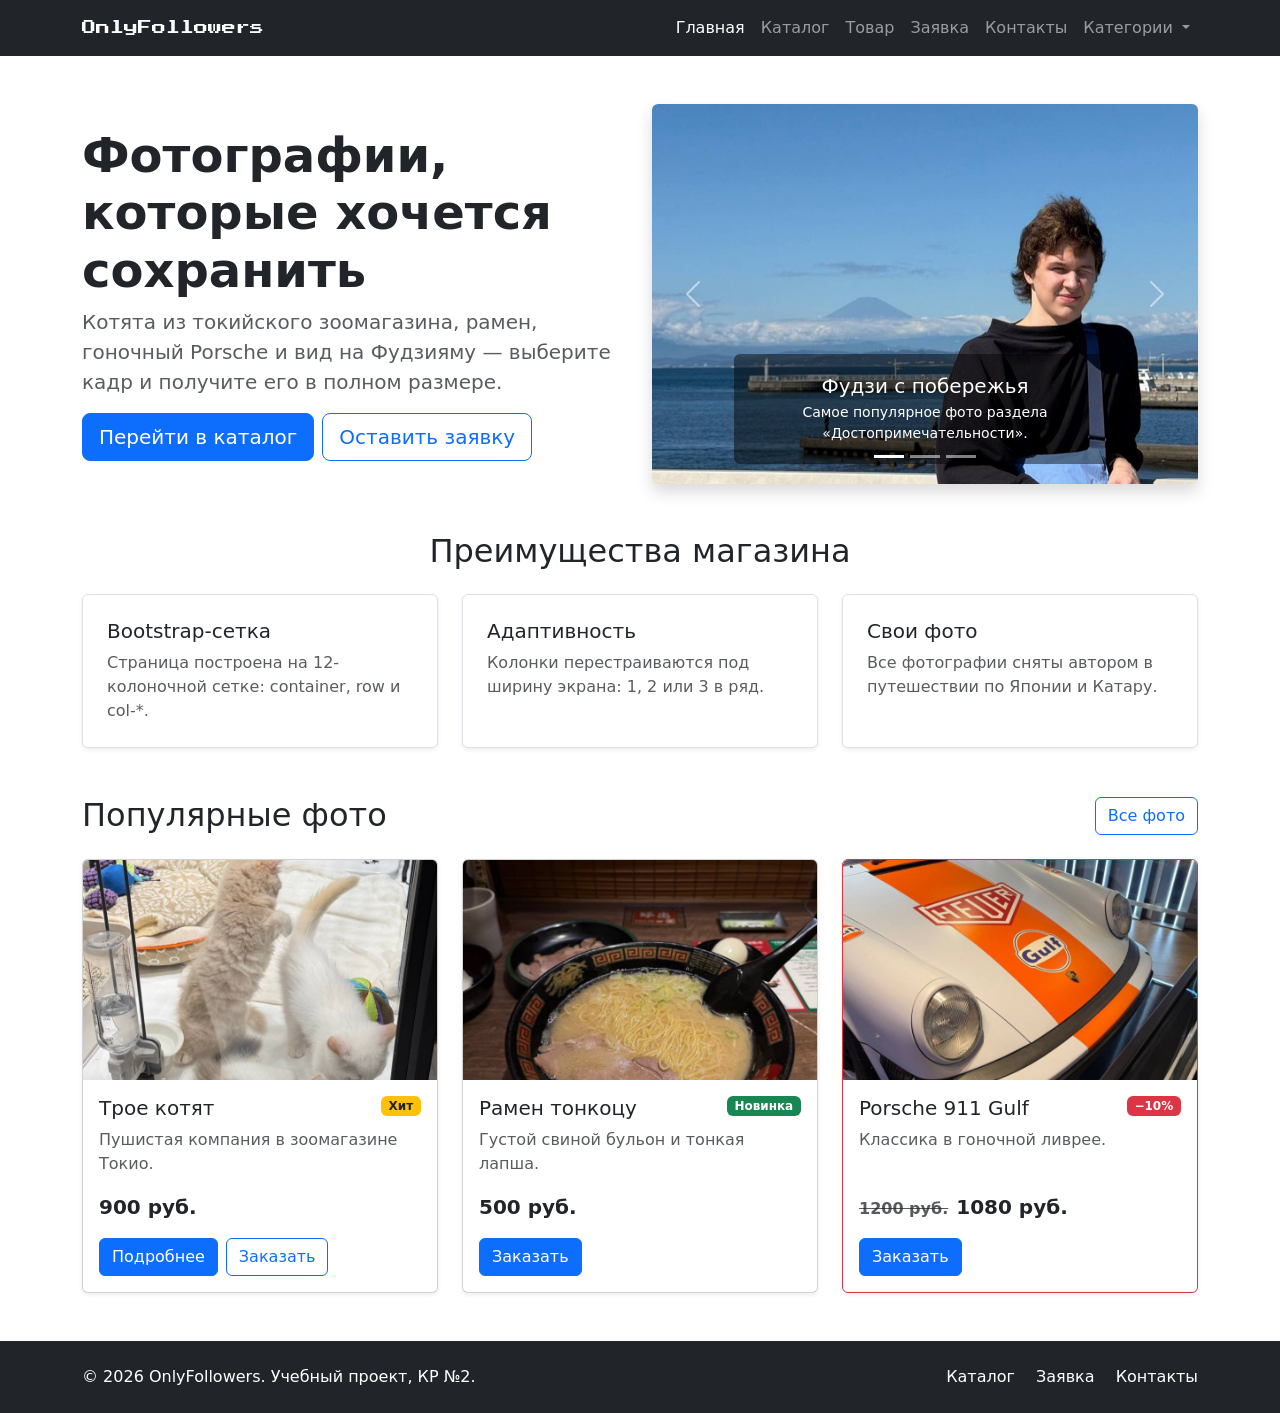
<file: index.html>
<!DOCTYPE html>
<html lang="ru">
<head>
  <meta charset="UTF-8">
  <meta name="viewport" content="width=device-width, initial-scale=1.0">
  <meta name="description" content="Магазин фотографий из путешествий на Bootstrap: котята, еда, машинки и достопримечательности.">
  <title>Главная — OnlyFollowers</title>

  <link rel="preconnect" href="https://fonts.googleapis.com">
  <link rel="preconnect" href="https://fonts.gstatic.com" crossorigin>
  <link rel="stylesheet" href="https://fonts.googleapis.com/css2?family=Press+Start+2P&display=swap">
  <link rel="stylesheet" href="vendor/bootstrap/css/bootstrap.min.css">
  <link rel="stylesheet" href="css/custom.css">
</head>
<body>
  <header class="sticky-top">
    <nav class="navbar navbar-expand-lg navbar-dark bg-dark">
      <div class="container">
        <a class="navbar-brand" href="index.html">OnlyFollowers</a>

        <button
          class="navbar-toggler"
          type="button"
          data-bs-toggle="collapse"
          data-bs-target="#mainNavbar"
          aria-controls="mainNavbar"
          aria-expanded="false"
          aria-label="Переключить навигацию"
        >
          <span class="navbar-toggler-icon"></span>
        </button>

        <div class="collapse navbar-collapse" id="mainNavbar">
          <ul class="navbar-nav ms-auto">
            <li class="nav-item">
              <a class="nav-link active" aria-current="page" href="index.html">Главная</a>
            </li>

            <li class="nav-item">
              <a class="nav-link" href="catalog.html">Каталог</a>
            </li>

            <li class="nav-item">
              <a class="nav-link" href="product.html">Товар</a>
            </li>

            <li class="nav-item">
              <a class="nav-link" href="order.html">Заявка</a>
            </li>

            <li class="nav-item">
              <a class="nav-link" href="contacts.html">Контакты</a>
            </li>

            <li class="nav-item dropdown">
              <a
                class="nav-link dropdown-toggle"
                href="#"
                role="button"
                data-bs-toggle="dropdown"
                aria-expanded="false"
              >
                Категории
              </a>
              <ul class="dropdown-menu dropdown-menu-end">
                <li><a class="dropdown-item" href="catalog.html#pets">Котята и щенки</a></li>
                <li><a class="dropdown-item" href="catalog.html#food">Еда</a></li>
                <li><a class="dropdown-item" href="catalog.html#cars">Машинки</a></li>
                <li><a class="dropdown-item" href="catalog.html#places">Достопримечательности</a></li>
                <li><hr class="dropdown-divider"></li>
                <li><a class="dropdown-item" href="index.html#popular">Популярное</a></li>
              </ul>
            </li>
          </ul>
        </div>
      </div>
    </nav>
  </header>

  <main>
    <section class="container my-5">
      <div class="row align-items-center g-4">
        <div class="col-12 col-lg-6">
          <h1 class="display-5 fw-bold">
            Фотографии, которые хочется сохранить
          </h1>
          <p class="lead text-muted">
            Котята из токийского зоомагазина, рамен, гоночный Porsche
            и вид на Фудзияму — выберите кадр и получите его в полном размере.
          </p>
          <div class="d-flex flex-wrap gap-2">
            <a class="btn btn-primary btn-lg" href="catalog.html">Перейти в каталог</a>
            <a class="btn btn-outline-primary btn-lg" href="order.html">Оставить заявку</a>
          </div>
        </div>

        <div class="col-12 col-lg-6">
          <div id="heroCarousel" class="carousel slide shadow rounded overflow-hidden" data-bs-ride="carousel">
            <div class="carousel-indicators">
              <button
                type="button"
                data-bs-target="#heroCarousel"
                data-bs-slide-to="0" class="active" aria-current="true"
                aria-label="Слайд 1"
              ></button>
              <button
                type="button"
                data-bs-target="#heroCarousel"
                data-bs-slide-to="1"
                aria-label="Слайд 2"
              ></button>
              <button
                type="button"
                data-bs-target="#heroCarousel"
                data-bs-slide-to="2"
                aria-label="Слайд 3"
              ></button>
            </div>

            <div class="carousel-inner">
              <div class="carousel-item active">
                <img src="images/fuji-coast.jpg" class="d-block w-100 hero-carousel__image" alt="Фудзияма над облаками">
                <div class="carousel-caption d-none d-md-block">
                  <p class="h5 mb-1">Фудзи с побережья</p>
                  <p class="mb-0 small">Самое популярное фото раздела «Достопримечательности».</p>
                </div>
              </div>

              <div class="carousel-item">
                <img src="images/kittens-trio.jpg" class="d-block w-100 hero-carousel__image" alt="Трое котят">
                <div class="carousel-caption d-none d-md-block">
                  <p class="h5 mb-1">Трое котят</p>
                  <p class="mb-0 small">Хит раздела «Котята и щенки».</p>
                </div>
              </div>

              <div class="carousel-item">
                <img src="images/garden-doha.jpg" class="d-block w-100 hero-carousel__image" alt="Сад под куполом аэропорта">
                <div class="carousel-caption d-none d-md-block">
                  <p class="h5 mb-1">Сад под куполом</p>
                  <p class="mb-0 small">Джунгли прямо в терминале аэропорта Дохи.</p>
                </div>
              </div>
            </div>

            <button class="carousel-control-prev" type="button" data-bs-target="#heroCarousel" data-bs-slide="prev">
              <span class="carousel-control-prev-icon" aria-hidden="true"></span>
              <span class="visually-hidden">Предыдущий слайд</span>
            </button>
            <button class="carousel-control-next" type="button" data-bs-target="#heroCarousel" data-bs-slide="next">
              <span class="carousel-control-next-icon" aria-hidden="true"></span>
              <span class="visually-hidden">Следующий слайд</span>
            </button>
          </div>
        </div>
      </div>
    </section>

    <section class="container my-5">
      <h2 class="text-center mb-4">Преимущества магазина</h2>

      <div class="row g-4">
        <div class="col-12 col-md-4">
          <div class="p-4 border rounded h-100 bg-white shadow-sm">
            <h3 class="h5">Bootstrap-сетка</h3>
            <p class="mb-0 text-muted">Страница построена на 12-колоночной сетке: container, row и col-*.</p>
          </div>
        </div>

        <div class="col-12 col-md-4">
          <div class="p-4 border rounded h-100 bg-white shadow-sm">
            <h3 class="h5">Адаптивность</h3>
            <p class="mb-0 text-muted">Колонки перестраиваются под ширину экрана: 1, 2 или 3 в ряд.</p>
          </div>
        </div>

        <div class="col-12 col-md-4">
          <div class="p-4 border rounded h-100 bg-white shadow-sm">
            <h3 class="h5">Свои фото</h3>
            <p class="mb-0 text-muted">Все фотографии сняты автором в путешествии по Японии и Катару.</p>
          </div>
        </div>
      </div>
    </section>

    <section class="container my-5" id="popular">
      <div class="d-flex justify-content-between align-items-center mb-4">
        <h2 class="mb-0">Популярные фото</h2>
        <a class="btn btn-outline-primary" href="catalog.html">Все фото</a>
      </div>

      <div class="row g-4">
        <div class="col-12 col-md-6 col-lg-4">
          <div class="card h-100 shadow-sm">
            <img src="images/kittens-trio.jpg" class="card-img-top" alt="Трое котят играют в вольере" width="800" height="1066" loading="lazy">
            <div class="card-body d-flex flex-column">
              <div class="d-flex justify-content-between align-items-start gap-2 mb-2">
                <h3 class="card-title h5 mb-0">Трое котят</h3>
                <span class="badge bg-warning text-dark">Хит</span>
              </div>

              <p class="card-text text-muted">Пушистая компания в зоомагазине Токио.</p>

              <p class="fw-bold fs-5 mt-auto mb-3">900 руб.</p>

              <div class="d-flex gap-2">
                <a class="btn btn-primary" href="product.html">Подробнее</a>
                <button
                  class="btn btn-outline-primary"
                  type="button"
                  data-bs-toggle="modal"
                  data-bs-target="#orderModal"
                  data-product="Трое котят"
                >
                  Заказать
                </button>
              </div>
            </div>
          </div>
        </div>

        <div class="col-12 col-md-6 col-lg-4">
          <div class="card h-100 shadow-sm">
            <img src="images/ramen-tonkotsu.jpg" class="card-img-top" alt="Миска рамена тонкоцу" width="800" height="1066" loading="lazy">
            <div class="card-body d-flex flex-column">
              <div class="d-flex justify-content-between align-items-start gap-2 mb-2">
                <h3 class="card-title h5 mb-0">Рамен тонкоцу</h3>
                <span class="badge bg-success">Новинка</span>
              </div>

              <p class="card-text text-muted">Густой свиной бульон и тонкая лапша.</p>

              <p class="fw-bold fs-5 mt-auto mb-3">500 руб.</p>

              <div class="d-flex gap-2">
                <button
                  class="btn btn-primary"
                  type="button"
                  data-bs-toggle="modal"
                  data-bs-target="#orderModal"
                  data-product="Рамен тонкоцу"
                >
                  Заказать
                </button>
              </div>
            </div>
          </div>
        </div>

        <div class="col-12 col-md-6 col-lg-4">
          <div class="card h-100 shadow-sm border-danger">
            <img src="images/porsche-911.jpg" class="card-img-top" alt="Porsche 911 в ливрее Gulf и Heuer" width="800" height="1066" loading="lazy">
            <div class="card-body d-flex flex-column">
              <div class="d-flex justify-content-between align-items-start gap-2 mb-2">
                <h3 class="card-title h5 mb-0">Porsche 911 Gulf</h3>
                <span class="badge bg-danger">−10%</span>
              </div>

              <p class="card-text text-muted">Классика в гоночной ливрее.</p>

              <p class="fw-bold fs-5 mt-auto mb-3"><span class="text-muted text-decoration-line-through fs-6 me-2">1200 руб.</span>1080 руб.</p>

              <div class="d-flex gap-2">
                <button
                  class="btn btn-primary"
                  type="button"
                  data-bs-toggle="modal"
                  data-bs-target="#orderModal"
                  data-product="Porsche 911 Gulf"
                >
                  Заказать
                </button>
              </div>
            </div>
          </div>
        </div>
      </div>
    </section>
  </main>

  <footer class="bg-dark text-white py-4 mt-5">
    <div class="container">
      <div class="row align-items-center g-3">
        <div class="col-12 col-md-6">
          <p class="mb-0">&copy; 2026 OnlyFollowers. Учебный проект, КР №2.</p>
        </div>

        <div class="col-12 col-md-6 text-md-end">
          <a class="text-white text-decoration-none me-3" href="catalog.html">Каталог</a>
          <a class="text-white text-decoration-none me-3" href="order.html">Заявка</a>
          <a class="text-white text-decoration-none" href="contacts.html">Контакты</a>
        </div>
      </div>
    </div>
  </footer>

  <div
    class="modal fade"
    id="orderModal"
    tabindex="-1"
    aria-labelledby="orderModalLabel"
    aria-hidden="true"
  >
    <div class="modal-dialog modal-dialog-centered">
      <div class="modal-content">
        <div class="modal-header">
          <h2 class="modal-title h5" id="orderModalLabel">Быстрая заявка</h2>
          <button
            type="button"
            class="btn-close"
            data-bs-dismiss="modal"
            aria-label="Закрыть"
          ></button>
        </div>

        <div class="modal-body">
          <p class="text-muted">
            Оставьте контактные данные, и мы пришлём ссылку на фото.
          </p>

          <p class="fw-bold text-primary" id="orderModalProduct"></p>

          <form id="modalOrderForm" class="needs-validation" novalidate>
            <div class="mb-3">
              <label for="modal-name" class="form-label">Имя</label>
              <input id="modal-name" name="name" type="text" class="form-control" minlength="2" required>
              <div class="invalid-feedback">Введите имя, минимум 2 символа.</div>
            </div>

            <div class="mb-3">
              <label for="modal-email" class="form-label">E-mail</label>
              <input id="modal-email" name="email" type="email" class="form-control" placeholder="example@mail.ru" required>
              <div class="invalid-feedback">Введите корректный e-mail.</div>
            </div>

            <div class="mb-3">
              <label for="modal-product" class="form-label">Фото</label>
              <select id="modal-product" name="product" class="form-select" required>
                <option value="">Выберите фото</option>
                <option value="kittens-trio">Трое котят — 900 руб.</option>
                <option value="cat-sphynx">Сфинкс в свитере — 700 руб.</option>
                <option value="cat-sphynx-smile">Довольный сфинкс — 750 руб.</option>
                <option value="kitten-ragdoll">Котёнок рэгдолл — 650 руб.</option>
                <option value="ramen-tonkotsu">Рамен тонкоцу — 500 руб.</option>
                <option value="ramen-iekei">Рамен иэкэй — 550 руб.</option>
                <option value="dessert-matcha">Десерт с матчей — 450 руб.</option>
                <option value="porsche-911">Porsche 911 Gulf — 1080 руб.</option>
                <option value="fuji-coast">Фудзи с побережья — 1000 руб.</option>
                <option value="kaws-doha">Статуя KAWS — 800 руб.</option>
                <option value="garden-doha">Сад под куполом — 850 руб.</option>
              </select>
              <div class="invalid-feedback">Выберите фото из списка.</div>
            </div>

            <div class="form-check mb-3">
              <input id="modal-agree" name="agreement" class="form-check-input" type="checkbox" required>
              <label class="form-check-label" for="modal-agree">
                Согласен на обработку данных
              </label>
              <div class="invalid-feedback">Нужно согласие на обработку данных.</div>
            </div>
          </form>
        </div>

        <div class="modal-footer">
          <button type="button" class="btn btn-secondary" data-bs-dismiss="modal">
            Закрыть
          </button>
          <button type="submit" class="btn btn-primary" form="modalOrderForm">Отправить</button>
        </div>
      </div>
    </div>
  </div>

  <div class="toast-container position-fixed bottom-0 end-0 p-3">
    <div
      id="successToast"
      class="toast text-bg-success"
      role="status"
      aria-live="polite"
      aria-atomic="true"
    >
      <div class="d-flex">
        <div class="toast-body" id="successToastText">
          Заявка отправлена! Мы свяжемся с вами.
        </div>
        <button
          type="button"
          class="btn-close btn-close-white me-2 m-auto"
          data-bs-dismiss="toast"
          aria-label="Закрыть"
        ></button>
      </div>
    </div>
  </div>

  <script src="vendor/bootstrap/js/bootstrap.bundle.min.js"></script>
  <script src="js/main.js"></script>
</body>
</html>
</file>
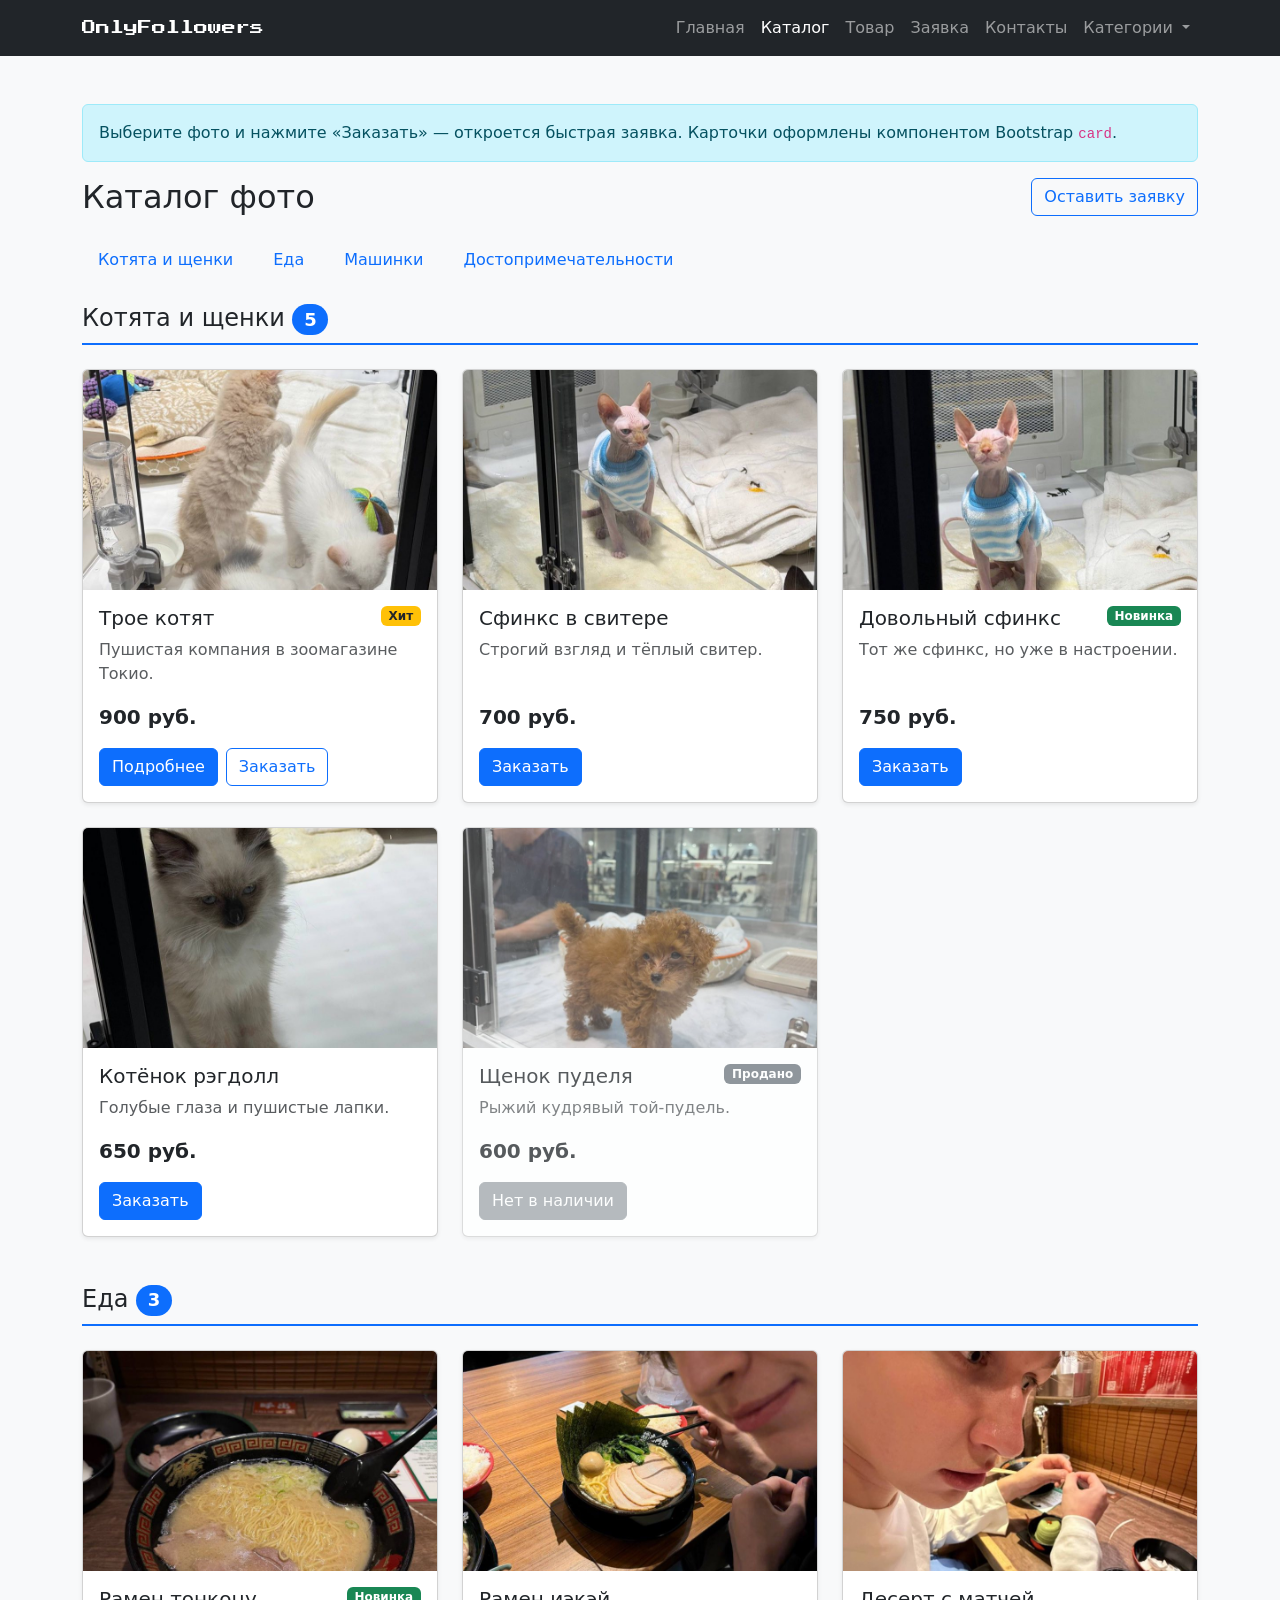
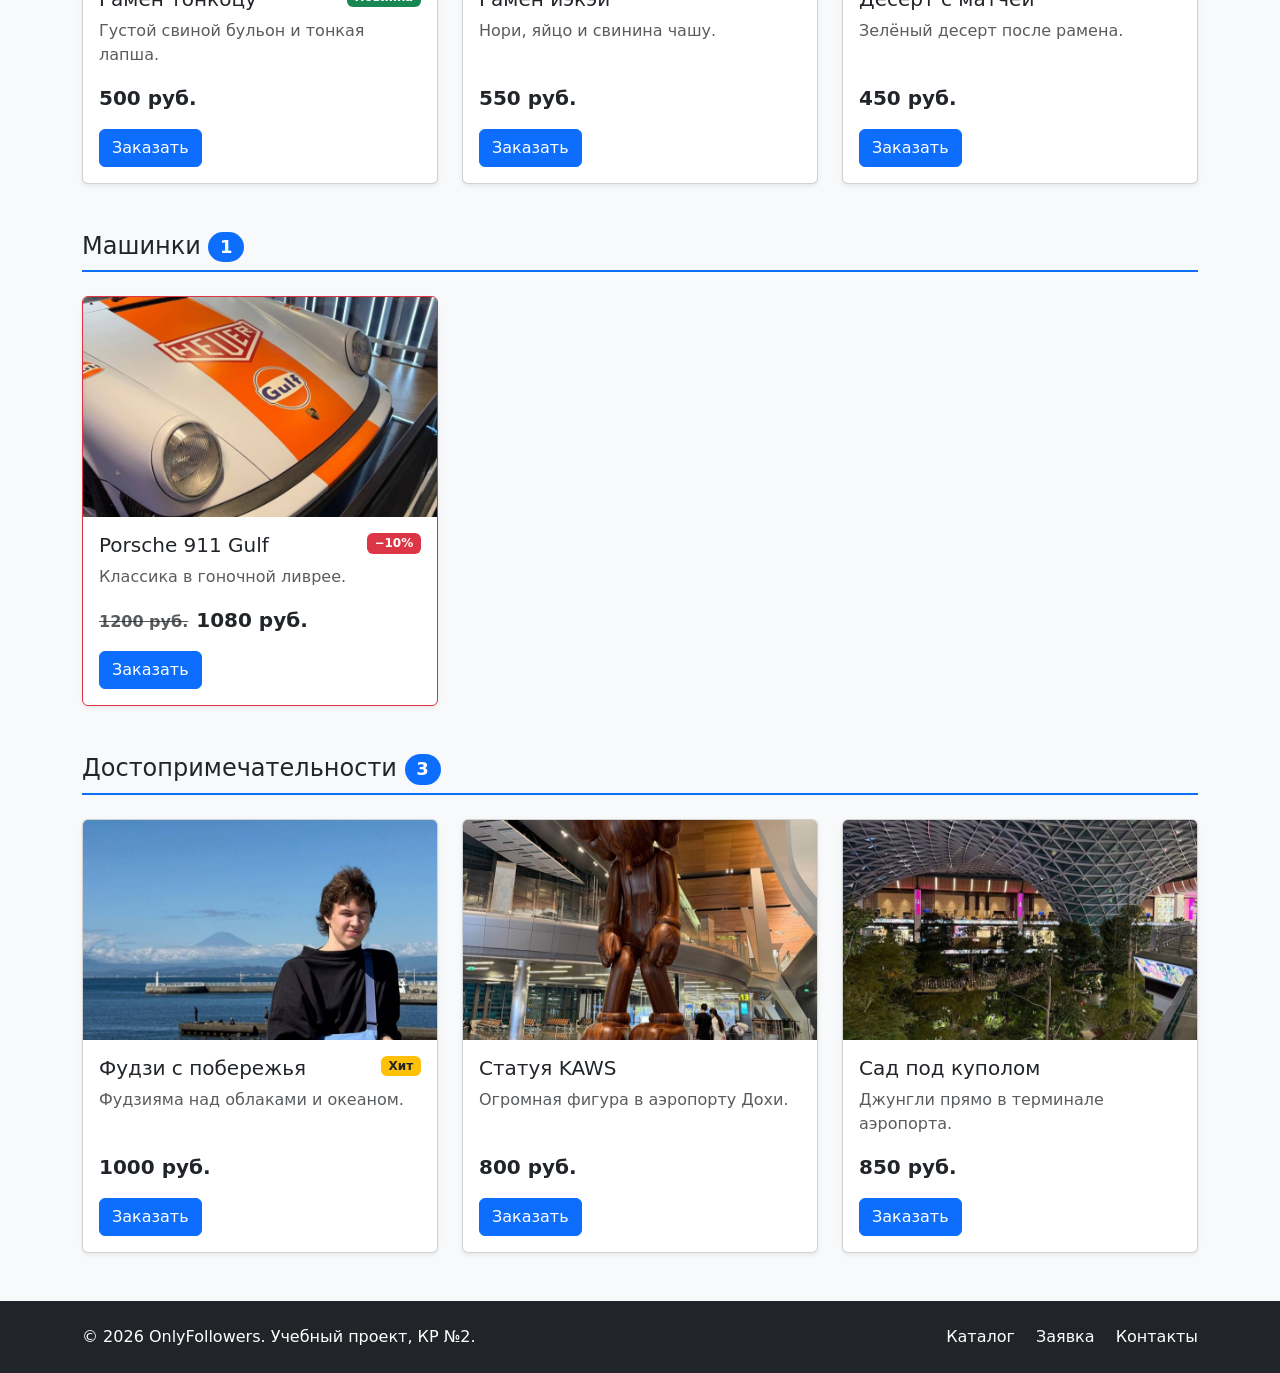
<file: catalog.html>
<!DOCTYPE html>
<html lang="ru">
<head>
  <meta charset="UTF-8">
  <meta name="viewport" content="width=device-width, initial-scale=1.0">
  <meta name="description" content="Каталог фотографий по категориям: котята и щенки, еда, машинки, достопримечательности.">
  <title>Каталог — OnlyFollowers</title>

  <link rel="preconnect" href="https://fonts.googleapis.com">
  <link rel="preconnect" href="https://fonts.gstatic.com" crossorigin>
  <link rel="stylesheet" href="https://fonts.googleapis.com/css2?family=Press+Start+2P&display=swap">
  <link rel="stylesheet" href="vendor/bootstrap/css/bootstrap.min.css">
  <link rel="stylesheet" href="css/custom.css">
</head>
<body class="bg-light">
  <header class="sticky-top">
    <nav class="navbar navbar-expand-lg navbar-dark bg-dark">
      <div class="container">
        <a class="navbar-brand" href="index.html">OnlyFollowers</a>

        <button
          class="navbar-toggler"
          type="button"
          data-bs-toggle="collapse"
          data-bs-target="#mainNavbar"
          aria-controls="mainNavbar"
          aria-expanded="false"
          aria-label="Переключить навигацию"
        >
          <span class="navbar-toggler-icon"></span>
        </button>

        <div class="collapse navbar-collapse" id="mainNavbar">
          <ul class="navbar-nav ms-auto">
            <li class="nav-item">
              <a class="nav-link" href="index.html">Главная</a>
            </li>

            <li class="nav-item">
              <a class="nav-link active" aria-current="page" href="catalog.html">Каталог</a>
            </li>

            <li class="nav-item">
              <a class="nav-link" href="product.html">Товар</a>
            </li>

            <li class="nav-item">
              <a class="nav-link" href="order.html">Заявка</a>
            </li>

            <li class="nav-item">
              <a class="nav-link" href="contacts.html">Контакты</a>
            </li>

            <li class="nav-item dropdown">
              <a
                class="nav-link dropdown-toggle"
                href="#"
                role="button"
                data-bs-toggle="dropdown"
                aria-expanded="false"
              >
                Категории
              </a>
              <ul class="dropdown-menu dropdown-menu-end">
                <li><a class="dropdown-item" href="catalog.html#pets">Котята и щенки</a></li>
                <li><a class="dropdown-item" href="catalog.html#food">Еда</a></li>
                <li><a class="dropdown-item" href="catalog.html#cars">Машинки</a></li>
                <li><a class="dropdown-item" href="catalog.html#places">Достопримечательности</a></li>
                <li><hr class="dropdown-divider"></li>
                <li><a class="dropdown-item" href="index.html#popular">Популярное</a></li>
              </ul>
            </li>
          </ul>
        </div>
      </div>
    </nav>
  </header>

  <main class="container my-5">
    <div class="alert alert-info" role="alert">
      Выберите фото и нажмите «Заказать» — откроется быстрая заявка.
      Карточки оформлены компонентом Bootstrap <code>card</code>.
    </div>

    <div class="d-flex flex-wrap gap-3 justify-content-between align-items-center mb-4">
      <h1 class="h2 mb-0">Каталог фото</h1>
      <a class="btn btn-outline-primary" href="order.html">Оставить заявку</a>
    </div>

  <nav aria-label="Категории каталога">
    <ul class="nav nav-pills flex-wrap gap-2 mb-4">
      <li class="nav-item">
        <a class="nav-link" href="#pets">Котята и щенки</a>
      </li>
      <li class="nav-item">
        <a class="nav-link" href="#food">Еда</a>
      </li>
      <li class="nav-item">
        <a class="nav-link" href="#cars">Машинки</a>
      </li>
      <li class="nav-item">
        <a class="nav-link" href="#places">Достопримечательности</a>
      </li>
    </ul>
  </nav>

    <section class="mb-5" id="pets">
      <h2 class="h4 border-bottom border-primary border-2 pb-2 mb-4">
        Котята и щенки
        <span class="badge rounded-pill text-bg-primary align-middle">5</span>
      </h2>

      <div class="row g-4">
        <div class="col-12 col-md-6 col-lg-4">
          <div class="card h-100 shadow-sm">
            <img src="images/kittens-trio.jpg" class="card-img-top" alt="Трое котят играют в вольере" width="800" height="1066" loading="lazy">
            <div class="card-body d-flex flex-column">
              <div class="d-flex justify-content-between align-items-start gap-2 mb-2">
                <h3 class="card-title h5 mb-0">Трое котят</h3>
                <span class="badge bg-warning text-dark">Хит</span>
              </div>

              <p class="card-text text-muted">Пушистая компания в зоомагазине Токио.</p>

              <p class="fw-bold fs-5 mt-auto mb-3">900 руб.</p>

              <div class="d-flex gap-2">
                <a class="btn btn-primary" href="product.html">Подробнее</a>
                <button
                  class="btn btn-outline-primary"
                  type="button"
                  data-bs-toggle="modal"
                  data-bs-target="#orderModal"
                  data-product="Трое котят"
                >
                  Заказать
                </button>
              </div>
            </div>
          </div>
        </div>

        <div class="col-12 col-md-6 col-lg-4">
          <div class="card h-100 shadow-sm">
            <img src="images/cat-sphynx.jpg" class="card-img-top" alt="Сфинкс в полосатом свитере" width="800" height="1066" loading="lazy">
            <div class="card-body d-flex flex-column">
              <div class="d-flex justify-content-between align-items-start gap-2 mb-2">
                <h3 class="card-title h5 mb-0">Сфинкс в свитере</h3>
              </div>

              <p class="card-text text-muted">Строгий взгляд и тёплый свитер.</p>

              <p class="fw-bold fs-5 mt-auto mb-3">700 руб.</p>

              <div class="d-flex gap-2">
                <button
                  class="btn btn-primary"
                  type="button"
                  data-bs-toggle="modal"
                  data-bs-target="#orderModal"
                  data-product="Сфинкс в свитере"
                >
                  Заказать
                </button>
              </div>
            </div>
          </div>
        </div>

        <div class="col-12 col-md-6 col-lg-4">
          <div class="card h-100 shadow-sm">
            <img src="images/cat-sphynx-smile.jpg" class="card-img-top" alt="Сфинкс зажмурился от удовольствия" width="800" height="1066" loading="lazy">
            <div class="card-body d-flex flex-column">
              <div class="d-flex justify-content-between align-items-start gap-2 mb-2">
                <h3 class="card-title h5 mb-0">Довольный сфинкс</h3>
                <span class="badge bg-success">Новинка</span>
              </div>

              <p class="card-text text-muted">Тот же сфинкс, но уже в настроении.</p>

              <p class="fw-bold fs-5 mt-auto mb-3">750 руб.</p>

              <div class="d-flex gap-2">
                <button
                  class="btn btn-primary"
                  type="button"
                  data-bs-toggle="modal"
                  data-bs-target="#orderModal"
                  data-product="Довольный сфинкс"
                >
                  Заказать
                </button>
              </div>
            </div>
          </div>
        </div>

        <div class="col-12 col-md-6 col-lg-4">
          <div class="card h-100 shadow-sm">
            <img src="images/kitten-ragdoll.jpg" class="card-img-top" alt="Котёнок рэгдолл с голубыми глазами" width="800" height="1066" loading="lazy">
            <div class="card-body d-flex flex-column">
              <div class="d-flex justify-content-between align-items-start gap-2 mb-2">
                <h3 class="card-title h5 mb-0">Котёнок рэгдолл</h3>
              </div>

              <p class="card-text text-muted">Голубые глаза и пушистые лапки.</p>

              <p class="fw-bold fs-5 mt-auto mb-3">650 руб.</p>

              <div class="d-flex gap-2">
                <button
                  class="btn btn-primary"
                  type="button"
                  data-bs-toggle="modal"
                  data-bs-target="#orderModal"
                  data-product="Котёнок рэгдолл"
                >
                  Заказать
                </button>
              </div>
            </div>
          </div>
        </div>

        <div class="col-12 col-md-6 col-lg-4">
          <div class="card h-100 shadow-sm opacity-75">
            <img src="images/puppy-poodle.jpg" class="card-img-top" alt="Рыжий щенок той-пуделя" width="800" height="1066" loading="lazy">
            <div class="card-body d-flex flex-column">
              <div class="d-flex justify-content-between align-items-start gap-2 mb-2">
                <h3 class="card-title h5 mb-0">Щенок пуделя</h3>
                <span class="badge bg-secondary">Продано</span>
              </div>

              <p class="card-text text-muted">Рыжий кудрявый той-пудель.</p>

              <p class="fw-bold fs-5 mt-auto mb-3">600 руб.</p>

              <div class="d-flex gap-2">
                <button class="btn btn-secondary" type="button" disabled>Нет в наличии</button>
              </div>
            </div>
          </div>
        </div>
      </div>
    </section>

    <section class="mb-5" id="food">
      <h2 class="h4 border-bottom border-primary border-2 pb-2 mb-4">
        Еда
        <span class="badge rounded-pill text-bg-primary align-middle">3</span>
      </h2>

      <div class="row g-4">
        <div class="col-12 col-md-6 col-lg-4">
          <div class="card h-100 shadow-sm">
            <img src="images/ramen-tonkotsu.jpg" class="card-img-top" alt="Миска рамена тонкоцу" width="800" height="1066" loading="lazy">
            <div class="card-body d-flex flex-column">
              <div class="d-flex justify-content-between align-items-start gap-2 mb-2">
                <h3 class="card-title h5 mb-0">Рамен тонкоцу</h3>
                <span class="badge bg-success">Новинка</span>
              </div>

              <p class="card-text text-muted">Густой свиной бульон и тонкая лапша.</p>

              <p class="fw-bold fs-5 mt-auto mb-3">500 руб.</p>

              <div class="d-flex gap-2">
                <button
                  class="btn btn-primary"
                  type="button"
                  data-bs-toggle="modal"
                  data-bs-target="#orderModal"
                  data-product="Рамен тонкоцу"
                >
                  Заказать
                </button>
              </div>
            </div>
          </div>
        </div>

        <div class="col-12 col-md-6 col-lg-4">
          <div class="card h-100 shadow-sm">
            <img src="images/ramen-iekei.jpg" class="card-img-top" alt="Рамен иэкэй с нори, яйцом и чашу" width="800" height="1066" loading="lazy">
            <div class="card-body d-flex flex-column">
              <div class="d-flex justify-content-between align-items-start gap-2 mb-2">
                <h3 class="card-title h5 mb-0">Рамен иэкэй</h3>
              </div>

              <p class="card-text text-muted">Нори, яйцо и свинина чашу.</p>

              <p class="fw-bold fs-5 mt-auto mb-3">550 руб.</p>

              <div class="d-flex gap-2">
                <button
                  class="btn btn-primary"
                  type="button"
                  data-bs-toggle="modal"
                  data-bs-target="#orderModal"
                  data-product="Рамен иэкэй"
                >
                  Заказать
                </button>
              </div>
            </div>
          </div>
        </div>

        <div class="col-12 col-md-6 col-lg-4">
          <div class="card h-100 shadow-sm">
            <img src="images/dessert-matcha.jpg" class="card-img-top" alt="Десерт с матчей в раменной" width="800" height="1066" loading="lazy">
            <div class="card-body d-flex flex-column">
              <div class="d-flex justify-content-between align-items-start gap-2 mb-2">
                <h3 class="card-title h5 mb-0">Десерт с матчей</h3>
              </div>

              <p class="card-text text-muted">Зелёный десерт после рамена.</p>

              <p class="fw-bold fs-5 mt-auto mb-3">450 руб.</p>

              <div class="d-flex gap-2">
                <button
                  class="btn btn-primary"
                  type="button"
                  data-bs-toggle="modal"
                  data-bs-target="#orderModal"
                  data-product="Десерт с матчей"
                >
                  Заказать
                </button>
              </div>
            </div>
          </div>
        </div>
      </div>
    </section>

    <section class="mb-5" id="cars">
      <h2 class="h4 border-bottom border-primary border-2 pb-2 mb-4">
        Машинки
        <span class="badge rounded-pill text-bg-primary align-middle">1</span>
      </h2>

      <div class="row g-4">
        <div class="col-12 col-md-6 col-lg-4">
          <div class="card h-100 shadow-sm border-danger">
            <img src="images/porsche-911.jpg" class="card-img-top" alt="Porsche 911 в ливрее Gulf и Heuer" width="800" height="1066" loading="lazy">
            <div class="card-body d-flex flex-column">
              <div class="d-flex justify-content-between align-items-start gap-2 mb-2">
                <h3 class="card-title h5 mb-0">Porsche 911 Gulf</h3>
                <span class="badge bg-danger">−10%</span>
              </div>

              <p class="card-text text-muted">Классика в гоночной ливрее.</p>

              <p class="fw-bold fs-5 mt-auto mb-3"><span class="text-muted text-decoration-line-through fs-6 me-2">1200 руб.</span>1080 руб.</p>

              <div class="d-flex gap-2">
                <button
                  class="btn btn-primary"
                  type="button"
                  data-bs-toggle="modal"
                  data-bs-target="#orderModal"
                  data-product="Porsche 911 Gulf"
                >
                  Заказать
                </button>
              </div>
            </div>
          </div>
        </div>
      </div>
    </section>

    <section class="mb-5" id="places">
      <h2 class="h4 border-bottom border-primary border-2 pb-2 mb-4">
        Достопримечательности
        <span class="badge rounded-pill text-bg-primary align-middle">3</span>
      </h2>

      <div class="row g-4">
        <div class="col-12 col-md-6 col-lg-4">
          <div class="card h-100 shadow-sm">
            <img src="images/fuji-coast.jpg" class="card-img-top" alt="Вид на гору Фудзи с побережья" width="800" height="1066" loading="lazy">
            <div class="card-body d-flex flex-column">
              <div class="d-flex justify-content-between align-items-start gap-2 mb-2">
                <h3 class="card-title h5 mb-0">Фудзи с побережья</h3>
                <span class="badge bg-warning text-dark">Хит</span>
              </div>

              <p class="card-text text-muted">Фудзияма над облаками и океаном.</p>

              <p class="fw-bold fs-5 mt-auto mb-3">1000 руб.</p>

              <div class="d-flex gap-2">
                <button
                  class="btn btn-primary"
                  type="button"
                  data-bs-toggle="modal"
                  data-bs-target="#orderModal"
                  data-product="Фудзи с побережья"
                >
                  Заказать
                </button>
              </div>
            </div>
          </div>
        </div>

        <div class="col-12 col-md-6 col-lg-4">
          <div class="card h-100 shadow-sm">
            <img src="images/kaws-doha.jpg" class="card-img-top" alt="Деревянная статуя KAWS в аэропорту Дохи" width="800" height="1066" loading="lazy">
            <div class="card-body d-flex flex-column">
              <div class="d-flex justify-content-between align-items-start gap-2 mb-2">
                <h3 class="card-title h5 mb-0">Статуя KAWS</h3>
              </div>

              <p class="card-text text-muted">Огромная фигура в аэропорту Дохи.</p>

              <p class="fw-bold fs-5 mt-auto mb-3">800 руб.</p>

              <div class="d-flex gap-2">
                <button
                  class="btn btn-primary"
                  type="button"
                  data-bs-toggle="modal"
                  data-bs-target="#orderModal"
                  data-product="Статуя KAWS"
                >
                  Заказать
                </button>
              </div>
            </div>
          </div>
        </div>

        <div class="col-12 col-md-6 col-lg-4">
          <div class="card h-100 shadow-sm">
            <img src="images/garden-doha.jpg" class="card-img-top" alt="Тропический сад под куполом аэропорта Дохи" width="800" height="1066" loading="lazy">
            <div class="card-body d-flex flex-column">
              <div class="d-flex justify-content-between align-items-start gap-2 mb-2">
                <h3 class="card-title h5 mb-0">Сад под куполом</h3>
              </div>

              <p class="card-text text-muted">Джунгли прямо в терминале аэропорта.</p>

              <p class="fw-bold fs-5 mt-auto mb-3">850 руб.</p>

              <div class="d-flex gap-2">
                <button
                  class="btn btn-primary"
                  type="button"
                  data-bs-toggle="modal"
                  data-bs-target="#orderModal"
                  data-product="Сад под куполом"
                >
                  Заказать
                </button>
              </div>
            </div>
          </div>
        </div>
      </div>
    </section>
  </main>

  <footer class="bg-dark text-white py-4 mt-5">
    <div class="container">
      <div class="row align-items-center g-3">
        <div class="col-12 col-md-6">
          <p class="mb-0">&copy; 2026 OnlyFollowers. Учебный проект, КР №2.</p>
        </div>

        <div class="col-12 col-md-6 text-md-end">
          <a class="text-white text-decoration-none me-3" href="catalog.html">Каталог</a>
          <a class="text-white text-decoration-none me-3" href="order.html">Заявка</a>
          <a class="text-white text-decoration-none" href="contacts.html">Контакты</a>
        </div>
      </div>
    </div>
  </footer>

  <div
    class="modal fade"
    id="orderModal"
    tabindex="-1"
    aria-labelledby="orderModalLabel"
    aria-hidden="true"
  >
    <div class="modal-dialog modal-dialog-centered">
      <div class="modal-content">
        <div class="modal-header">
          <h2 class="modal-title h5" id="orderModalLabel">Быстрая заявка</h2>
          <button
            type="button"
            class="btn-close"
            data-bs-dismiss="modal"
            aria-label="Закрыть"
          ></button>
        </div>

        <div class="modal-body">
          <p class="text-muted">
            Оставьте контактные данные, и мы пришлём ссылку на фото.
          </p>

          <p class="fw-bold text-primary" id="orderModalProduct"></p>

          <form id="modalOrderForm" class="needs-validation" novalidate>
            <div class="mb-3">
              <label for="modal-name" class="form-label">Имя</label>
              <input id="modal-name" name="name" type="text" class="form-control" minlength="2" required>
              <div class="invalid-feedback">Введите имя, минимум 2 символа.</div>
            </div>

            <div class="mb-3">
              <label for="modal-email" class="form-label">E-mail</label>
              <input id="modal-email" name="email" type="email" class="form-control" placeholder="example@mail.ru" required>
              <div class="invalid-feedback">Введите корректный e-mail.</div>
            </div>

            <div class="mb-3">
              <label for="modal-product" class="form-label">Фото</label>
              <select id="modal-product" name="product" class="form-select" required>
                <option value="">Выберите фото</option>
                <option value="kittens-trio">Трое котят — 900 руб.</option>
                <option value="cat-sphynx">Сфинкс в свитере — 700 руб.</option>
                <option value="cat-sphynx-smile">Довольный сфинкс — 750 руб.</option>
                <option value="kitten-ragdoll">Котёнок рэгдолл — 650 руб.</option>
                <option value="ramen-tonkotsu">Рамен тонкоцу — 500 руб.</option>
                <option value="ramen-iekei">Рамен иэкэй — 550 руб.</option>
                <option value="dessert-matcha">Десерт с матчей — 450 руб.</option>
                <option value="porsche-911">Porsche 911 Gulf — 1080 руб.</option>
                <option value="fuji-coast">Фудзи с побережья — 1000 руб.</option>
                <option value="kaws-doha">Статуя KAWS — 800 руб.</option>
                <option value="garden-doha">Сад под куполом — 850 руб.</option>
              </select>
              <div class="invalid-feedback">Выберите фото из списка.</div>
            </div>

            <div class="form-check mb-3">
              <input id="modal-agree" name="agreement" class="form-check-input" type="checkbox" required>
              <label class="form-check-label" for="modal-agree">
                Согласен на обработку данных
              </label>
              <div class="invalid-feedback">Нужно согласие на обработку данных.</div>
            </div>
          </form>
        </div>

        <div class="modal-footer">
          <button type="button" class="btn btn-secondary" data-bs-dismiss="modal">
            Закрыть
          </button>
          <button type="submit" class="btn btn-primary" form="modalOrderForm">Отправить</button>
        </div>
      </div>
    </div>
  </div>

  <div class="toast-container position-fixed bottom-0 end-0 p-3">
    <div
      id="successToast"
      class="toast text-bg-success"
      role="status"
      aria-live="polite"
      aria-atomic="true"
    >
      <div class="d-flex">
        <div class="toast-body" id="successToastText">
          Заявка отправлена! Мы свяжемся с вами.
        </div>
        <button
          type="button"
          class="btn-close btn-close-white me-2 m-auto"
          data-bs-dismiss="toast"
          aria-label="Закрыть"
        ></button>
      </div>
    </div>
  </div>

  <script src="vendor/bootstrap/js/bootstrap.bundle.min.js"></script>
  <script src="js/main.js"></script>
</body>
</html>
</file>
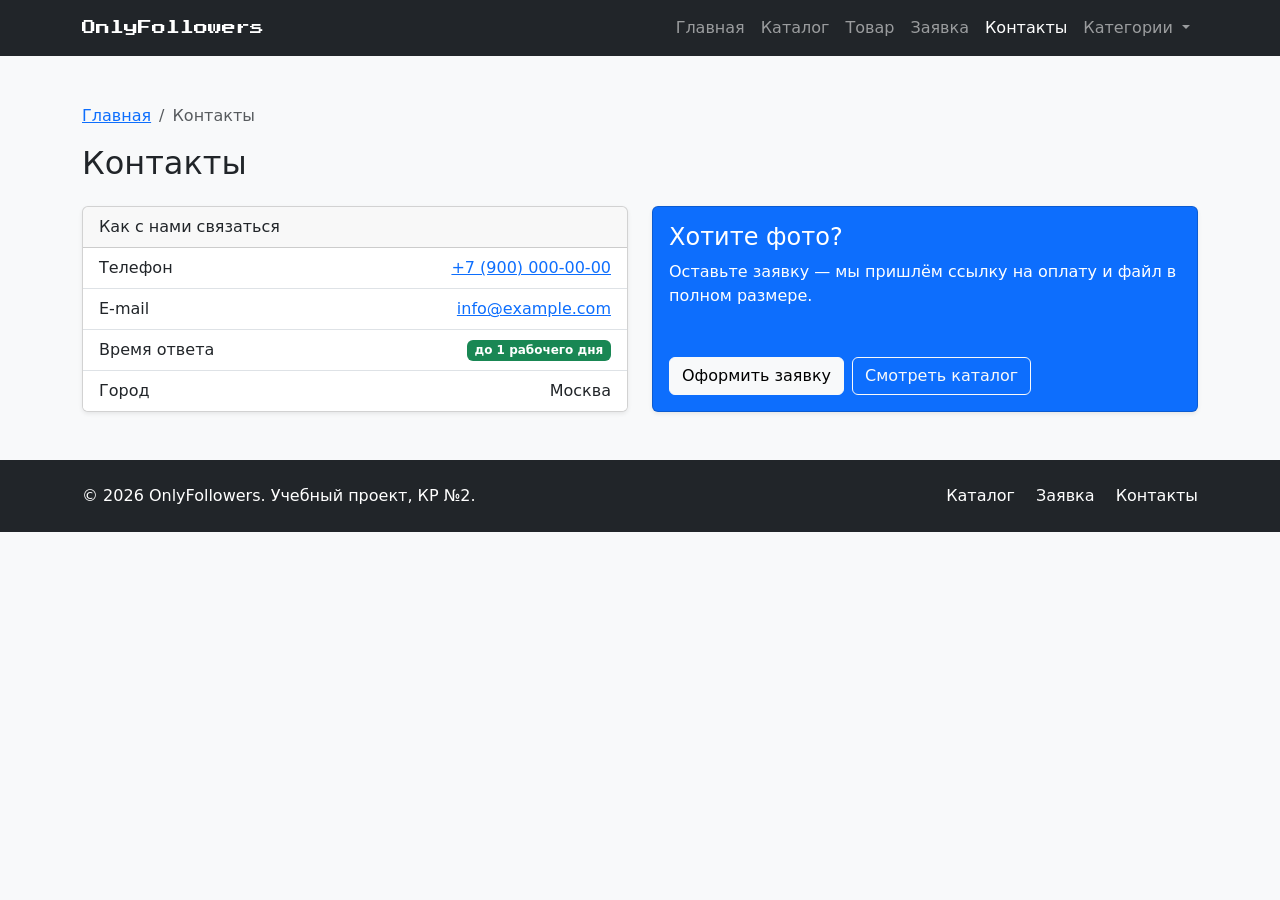
<file: contacts.html>
<!DOCTYPE html>
<html lang="ru">
<head>
  <meta charset="UTF-8">
  <meta name="viewport" content="width=device-width, initial-scale=1.0">
  <meta name="description" content="Контакты магазина фотографий OnlyFollowers.">
  <title>Контакты — OnlyFollowers</title>

  <link rel="preconnect" href="https://fonts.googleapis.com">
  <link rel="preconnect" href="https://fonts.gstatic.com" crossorigin>
  <link rel="stylesheet" href="https://fonts.googleapis.com/css2?family=Press+Start+2P&display=swap">
  <link rel="stylesheet" href="vendor/bootstrap/css/bootstrap.min.css">
  <link rel="stylesheet" href="css/custom.css">
</head>
<body class="bg-light">
  <header class="sticky-top">
    <nav class="navbar navbar-expand-lg navbar-dark bg-dark">
      <div class="container">
        <a class="navbar-brand" href="index.html">OnlyFollowers</a>

        <button
          class="navbar-toggler"
          type="button"
          data-bs-toggle="collapse"
          data-bs-target="#mainNavbar"
          aria-controls="mainNavbar"
          aria-expanded="false"
          aria-label="Переключить навигацию"
        >
          <span class="navbar-toggler-icon"></span>
        </button>

        <div class="collapse navbar-collapse" id="mainNavbar">
          <ul class="navbar-nav ms-auto">
            <li class="nav-item">
              <a class="nav-link" href="index.html">Главная</a>
            </li>

            <li class="nav-item">
              <a class="nav-link" href="catalog.html">Каталог</a>
            </li>

            <li class="nav-item">
              <a class="nav-link" href="product.html">Товар</a>
            </li>

            <li class="nav-item">
              <a class="nav-link" href="order.html">Заявка</a>
            </li>

            <li class="nav-item">
              <a class="nav-link active" aria-current="page" href="contacts.html">Контакты</a>
            </li>

            <li class="nav-item dropdown">
              <a
                class="nav-link dropdown-toggle"
                href="#"
                role="button"
                data-bs-toggle="dropdown"
                aria-expanded="false"
              >
                Категории
              </a>
              <ul class="dropdown-menu dropdown-menu-end">
                <li><a class="dropdown-item" href="catalog.html#pets">Котята и щенки</a></li>
                <li><a class="dropdown-item" href="catalog.html#food">Еда</a></li>
                <li><a class="dropdown-item" href="catalog.html#cars">Машинки</a></li>
                <li><a class="dropdown-item" href="catalog.html#places">Достопримечательности</a></li>
                <li><hr class="dropdown-divider"></li>
                <li><a class="dropdown-item" href="index.html#popular">Популярное</a></li>
              </ul>
            </li>
          </ul>
        </div>
      </div>
    </nav>
  </header>

  <main class="container my-5">
    <nav aria-label="breadcrumb">
      <ol class="breadcrumb">
        <li class="breadcrumb-item"><a href="index.html">Главная</a></li>
        <li class="breadcrumb-item active" aria-current="page">Контакты</li>
      </ol>
    </nav>

    <h1 class="h2 mb-4">Контакты</h1>

    <div class="row g-4">
      <div class="col-12 col-lg-6">
        <div class="card h-100 shadow-sm">
          <div class="card-header">Как с нами связаться</div>
          <ul class="list-group list-group-flush">
            <li class="list-group-item d-flex justify-content-between align-items-center">
              Телефон
              <a href="tel:+79000000000">+7 (900) 000-00-00</a>
            </li>
            <li class="list-group-item d-flex justify-content-between align-items-center">
              E-mail
              <a href="mailto:info@example.com">info@example.com</a>
            </li>
            <li class="list-group-item d-flex justify-content-between align-items-center">
              Время ответа
              <span class="badge text-bg-success">до 1 рабочего дня</span>
            </li>
            <li class="list-group-item d-flex justify-content-between align-items-center">
              Город
              <span>Москва</span>
            </li>
          </ul>
        </div>
      </div>

      <div class="col-12 col-lg-6">
        <div class="card h-100 shadow-sm text-bg-primary">
          <div class="card-body d-flex flex-column">
            <h2 class="card-title h4">Хотите фото?</h2>
            <p class="card-text">
              Оставьте заявку — мы пришлём ссылку на оплату и файл в полном размере.
            </p>
            <div class="mt-auto d-flex flex-wrap gap-2">
              <a class="btn btn-light" href="order.html">Оформить заявку</a>
              <a class="btn btn-outline-light" href="catalog.html">Смотреть каталог</a>
            </div>
          </div>
        </div>
      </div>
    </div>
  </main>

  <footer class="bg-dark text-white py-4 mt-5">
    <div class="container">
      <div class="row align-items-center g-3">
        <div class="col-12 col-md-6">
          <p class="mb-0">&copy; 2026 OnlyFollowers. Учебный проект, КР №2.</p>
        </div>

        <div class="col-12 col-md-6 text-md-end">
          <a class="text-white text-decoration-none me-3" href="catalog.html">Каталог</a>
          <a class="text-white text-decoration-none me-3" href="order.html">Заявка</a>
          <a class="text-white text-decoration-none" href="contacts.html">Контакты</a>
        </div>
      </div>
    </div>
  </footer>

  <script src="vendor/bootstrap/js/bootstrap.bundle.min.js"></script>
  <script src="js/main.js"></script>
</body>
</html>
</file>
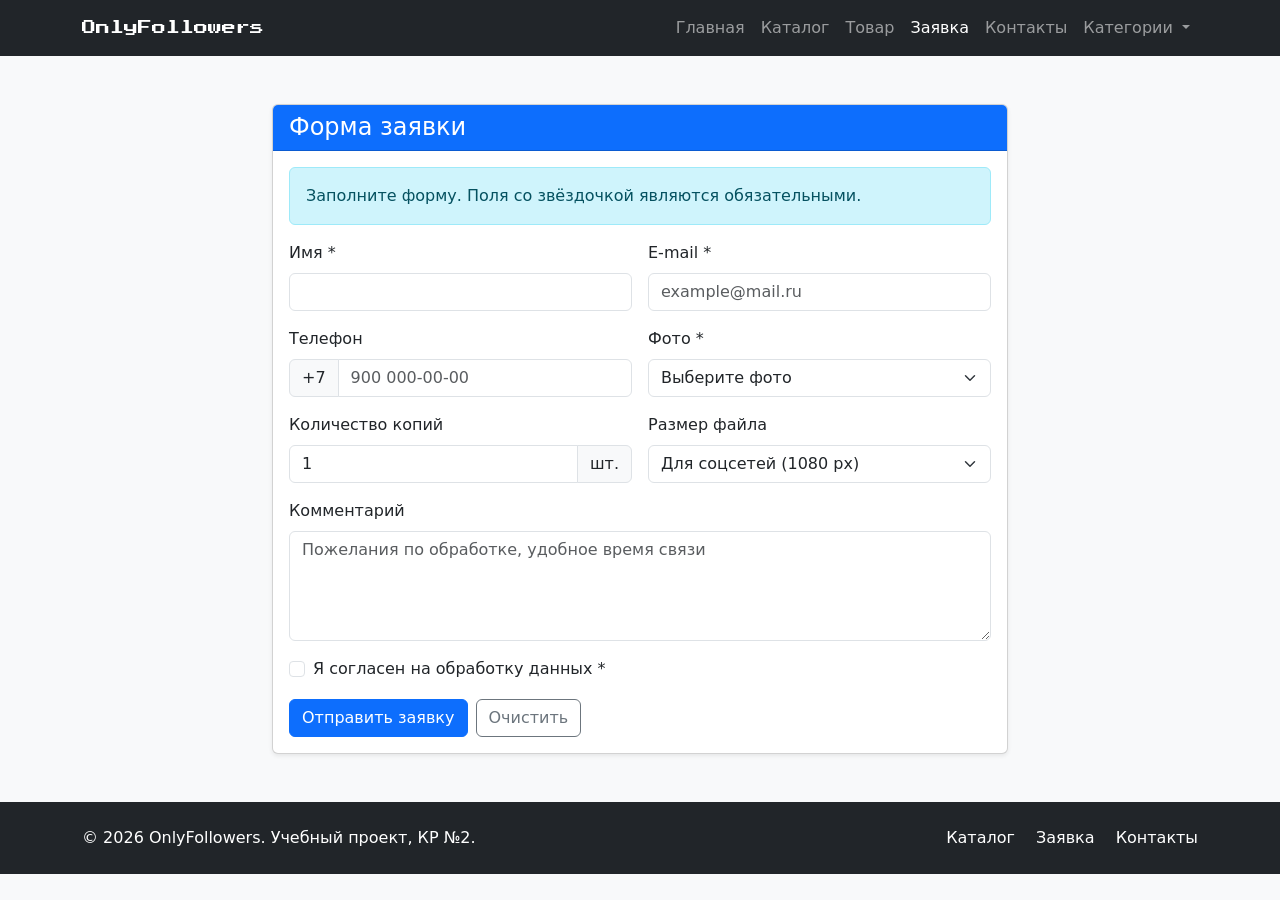
<file: order.html>
<!DOCTYPE html>
<html lang="ru">
<head>
  <meta charset="UTF-8">
  <meta name="viewport" content="width=device-width, initial-scale=1.0">
  <meta name="description" content="Форма заявки на покупку фотографии.">
  <title>Заявка — OnlyFollowers</title>

  <link rel="preconnect" href="https://fonts.googleapis.com">
  <link rel="preconnect" href="https://fonts.gstatic.com" crossorigin>
  <link rel="stylesheet" href="https://fonts.googleapis.com/css2?family=Press+Start+2P&display=swap">
  <link rel="stylesheet" href="vendor/bootstrap/css/bootstrap.min.css">
  <link rel="stylesheet" href="css/custom.css">
</head>
<body class="bg-light">
  <header class="sticky-top">
    <nav class="navbar navbar-expand-lg navbar-dark bg-dark">
      <div class="container">
        <a class="navbar-brand" href="index.html">OnlyFollowers</a>

        <button
          class="navbar-toggler"
          type="button"
          data-bs-toggle="collapse"
          data-bs-target="#mainNavbar"
          aria-controls="mainNavbar"
          aria-expanded="false"
          aria-label="Переключить навигацию"
        >
          <span class="navbar-toggler-icon"></span>
        </button>

        <div class="collapse navbar-collapse" id="mainNavbar">
          <ul class="navbar-nav ms-auto">
            <li class="nav-item">
              <a class="nav-link" href="index.html">Главная</a>
            </li>

            <li class="nav-item">
              <a class="nav-link" href="catalog.html">Каталог</a>
            </li>

            <li class="nav-item">
              <a class="nav-link" href="product.html">Товар</a>
            </li>

            <li class="nav-item">
              <a class="nav-link active" aria-current="page" href="order.html">Заявка</a>
            </li>

            <li class="nav-item">
              <a class="nav-link" href="contacts.html">Контакты</a>
            </li>

            <li class="nav-item dropdown">
              <a
                class="nav-link dropdown-toggle"
                href="#"
                role="button"
                data-bs-toggle="dropdown"
                aria-expanded="false"
              >
                Категории
              </a>
              <ul class="dropdown-menu dropdown-menu-end">
                <li><a class="dropdown-item" href="catalog.html#pets">Котята и щенки</a></li>
                <li><a class="dropdown-item" href="catalog.html#food">Еда</a></li>
                <li><a class="dropdown-item" href="catalog.html#cars">Машинки</a></li>
                <li><a class="dropdown-item" href="catalog.html#places">Достопримечательности</a></li>
                <li><hr class="dropdown-divider"></li>
                <li><a class="dropdown-item" href="index.html#popular">Популярное</a></li>
              </ul>
            </li>
          </ul>
        </div>
      </div>
    </nav>
  </header>

  <main class="container my-5">
    <div class="row justify-content-center">
      <div class="col-12 col-lg-8">
        <div class="card shadow-sm">
          <div class="card-header bg-primary text-white">
            <h1 class="h4 mb-0">Форма заявки</h1>
          </div>

          <div class="card-body">
            <div class="alert alert-info" role="alert">
              Заполните форму. Поля со звёздочкой являются обязательными.
            </div>

            <form id="orderForm" class="needs-validation" novalidate>
              <div class="row g-3">
                <div class="col-12 col-md-6">
                  <label for="order-name" class="form-label">Имя *</label>
                  <input id="order-name" name="name" type="text" class="form-control" minlength="2" autocomplete="given-name" required>
                  <div class="invalid-feedback">Введите имя, минимум 2 символа.</div>
                </div>

                <div class="col-12 col-md-6">
                  <label for="order-email" class="form-label">E-mail *</label>
                  <input id="order-email" name="email" type="email" class="form-control" placeholder="example@mail.ru" autocomplete="email" required>
                  <div class="invalid-feedback">Введите корректный e-mail.</div>
                </div>

                <div class="col-12 col-md-6">
                  <label for="order-phone" class="form-label">Телефон</label>
                  <div class="input-group has-validation">
                    <span class="input-group-text">+7</span>
                    <input id="order-phone" name="phone" type="tel" class="form-control" placeholder="900 000-00-00" inputmode="tel" pattern="\d{3} \d{3}-\d{2}-\d{2}">
                    <div class="invalid-feedback">Формат: 900 000-00-00.</div>
                  </div>
                </div>

                <div class="col-12 col-md-6">
                  <label for="order-product" class="form-label">Фото *</label>
                  <select id="order-product" name="product" class="form-select" required>
                    <option value="">Выберите фото</option>
                    <option value="kittens-trio">Трое котят — 900 руб.</option>
                    <option value="cat-sphynx">Сфинкс в свитере — 700 руб.</option>
                    <option value="cat-sphynx-smile">Довольный сфинкс — 750 руб.</option>
                    <option value="kitten-ragdoll">Котёнок рэгдолл — 650 руб.</option>
                    <option value="ramen-tonkotsu">Рамен тонкоцу — 500 руб.</option>
                    <option value="ramen-iekei">Рамен иэкэй — 550 руб.</option>
                    <option value="dessert-matcha">Десерт с матчей — 450 руб.</option>
                    <option value="porsche-911">Porsche 911 Gulf — 1080 руб.</option>
                    <option value="fuji-coast">Фудзи с побережья — 1000 руб.</option>
                    <option value="kaws-doha">Статуя KAWS — 800 руб.</option>
                    <option value="garden-doha">Сад под куполом — 850 руб.</option>
                  </select>
                  <div class="invalid-feedback">Выберите фото из списка.</div>
                </div>

                <div class="col-12 col-md-6">
                  <label for="order-quantity" class="form-label">Количество копий</label>
                  <div class="input-group">
                    <input id="order-quantity" name="quantity" type="number" class="form-control" min="1" max="10" value="1">
                    <span class="input-group-text">шт.</span>
                  </div>
                </div>

                <div class="col-12 col-md-6">
                  <label for="order-size" class="form-label">Размер файла</label>
                  <select id="order-size" name="size" class="form-select">
                    <option value="web">Для соцсетей (1080 px)</option>
                    <option value="full">Полный размер</option>
                  </select>
                </div>

                <div class="col-12">
                  <label for="order-comment" class="form-label">Комментарий</label>
                  <textarea id="order-comment" name="comment" class="form-control" rows="4" placeholder="Пожелания по обработке, удобное время связи"></textarea>
                </div>

                <div class="col-12">
                  <div class="form-check">
                    <input id="order-agree" name="agreement" class="form-check-input" type="checkbox" required>
                    <label class="form-check-label" for="order-agree">
                      Я согласен на обработку данных *
                    </label>
                    <div class="invalid-feedback">Нужно согласие на обработку данных.</div>
                  </div>
                </div>

                <div class="col-12 d-flex flex-wrap gap-2">
                  <button class="btn btn-primary" type="submit">Отправить заявку</button>
                  <button class="btn btn-outline-secondary" type="reset">Очистить</button>
                </div>
              </div>
            </form>
          </div>
        </div>
      </div>
    </div>
  </main>

  <footer class="bg-dark text-white py-4 mt-5">
    <div class="container">
      <div class="row align-items-center g-3">
        <div class="col-12 col-md-6">
          <p class="mb-0">&copy; 2026 OnlyFollowers. Учебный проект, КР №2.</p>
        </div>

        <div class="col-12 col-md-6 text-md-end">
          <a class="text-white text-decoration-none me-3" href="catalog.html">Каталог</a>
          <a class="text-white text-decoration-none me-3" href="order.html">Заявка</a>
          <a class="text-white text-decoration-none" href="contacts.html">Контакты</a>
        </div>
      </div>
    </div>
  </footer>

  <div class="toast-container position-fixed bottom-0 end-0 p-3">
    <div
      id="successToast"
      class="toast text-bg-success"
      role="status"
      aria-live="polite"
      aria-atomic="true"
    >
      <div class="d-flex">
        <div class="toast-body" id="successToastText">
          Заявка отправлена! Мы свяжемся с вами.
        </div>
        <button
          type="button"
          class="btn-close btn-close-white me-2 m-auto"
          data-bs-dismiss="toast"
          aria-label="Закрыть"
        ></button>
      </div>
    </div>
  </div>

  <script src="vendor/bootstrap/js/bootstrap.bundle.min.js"></script>
  <script src="js/main.js"></script>
</body>
</html>
</file>
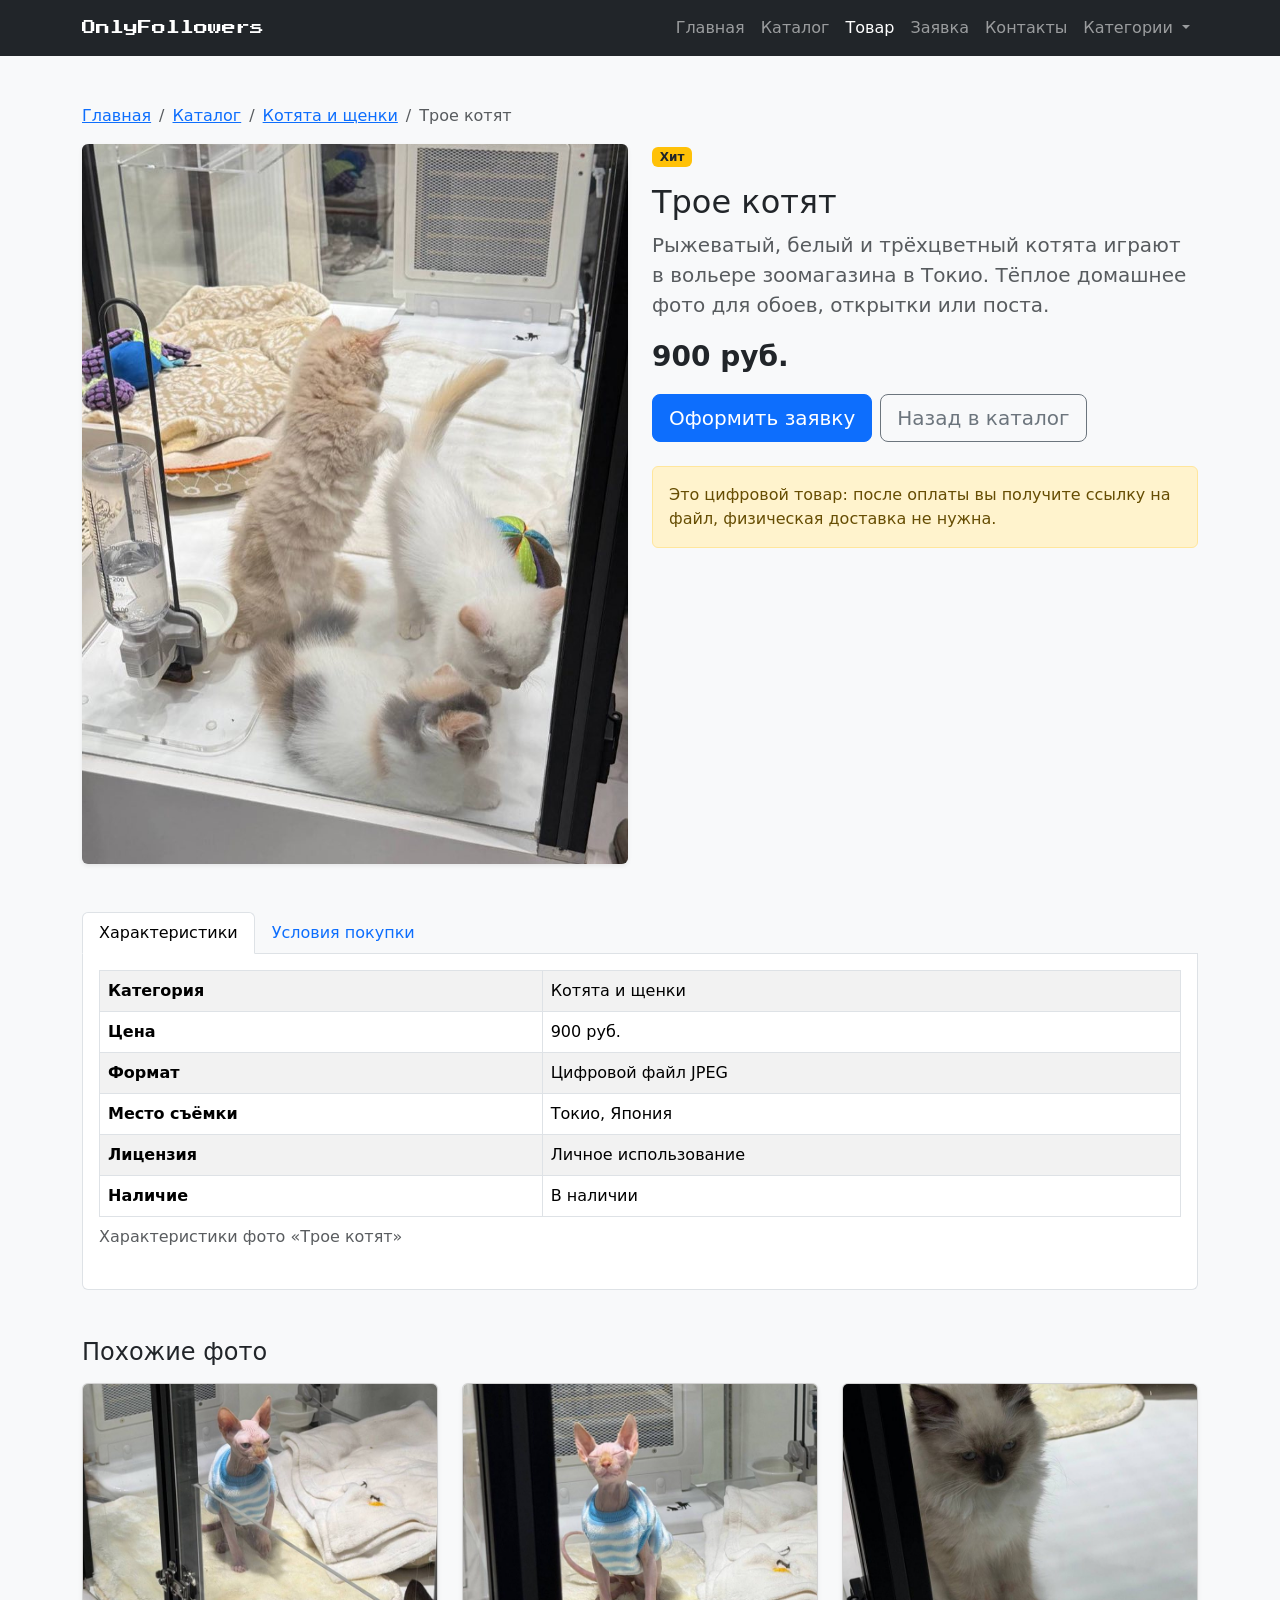
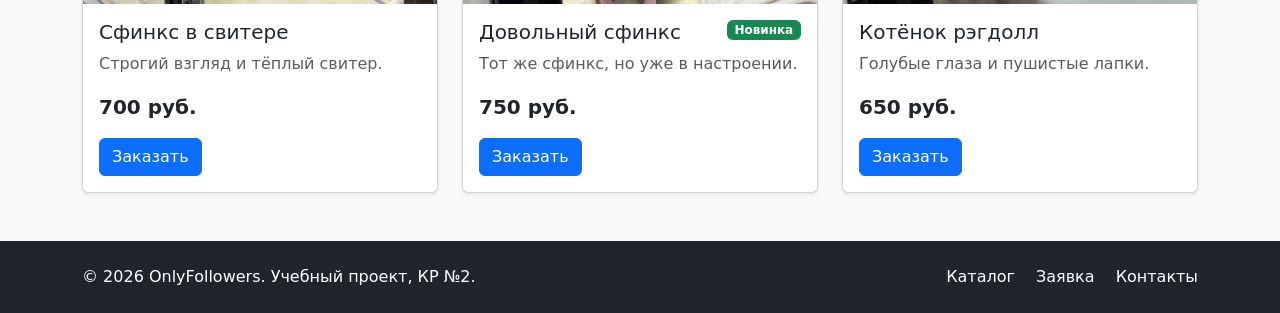
<file: product.html>
<!DOCTYPE html>
<html lang="ru">
<head>
  <meta charset="UTF-8">
  <meta name="viewport" content="width=device-width, initial-scale=1.0">
  <meta name="description" content="Фото «Трое котят»: описание, характеристики, цена и условия покупки.">
  <title>Трое котят — OnlyFollowers</title>

  <link rel="preconnect" href="https://fonts.googleapis.com">
  <link rel="preconnect" href="https://fonts.gstatic.com" crossorigin>
  <link rel="stylesheet" href="https://fonts.googleapis.com/css2?family=Press+Start+2P&display=swap">
  <link rel="stylesheet" href="vendor/bootstrap/css/bootstrap.min.css">
  <link rel="stylesheet" href="css/custom.css">
</head>
<body class="bg-light">
  <header class="sticky-top">
    <nav class="navbar navbar-expand-lg navbar-dark bg-dark">
      <div class="container">
        <a class="navbar-brand" href="index.html">OnlyFollowers</a>

        <button
          class="navbar-toggler"
          type="button"
          data-bs-toggle="collapse"
          data-bs-target="#mainNavbar"
          aria-controls="mainNavbar"
          aria-expanded="false"
          aria-label="Переключить навигацию"
        >
          <span class="navbar-toggler-icon"></span>
        </button>

        <div class="collapse navbar-collapse" id="mainNavbar">
          <ul class="navbar-nav ms-auto">
            <li class="nav-item">
              <a class="nav-link" href="index.html">Главная</a>
            </li>

            <li class="nav-item">
              <a class="nav-link" href="catalog.html">Каталог</a>
            </li>

            <li class="nav-item">
              <a class="nav-link active" aria-current="page" href="product.html">Товар</a>
            </li>

            <li class="nav-item">
              <a class="nav-link" href="order.html">Заявка</a>
            </li>

            <li class="nav-item">
              <a class="nav-link" href="contacts.html">Контакты</a>
            </li>

            <li class="nav-item dropdown">
              <a
                class="nav-link dropdown-toggle"
                href="#"
                role="button"
                data-bs-toggle="dropdown"
                aria-expanded="false"
              >
                Категории
              </a>
              <ul class="dropdown-menu dropdown-menu-end">
                <li><a class="dropdown-item" href="catalog.html#pets">Котята и щенки</a></li>
                <li><a class="dropdown-item" href="catalog.html#food">Еда</a></li>
                <li><a class="dropdown-item" href="catalog.html#cars">Машинки</a></li>
                <li><a class="dropdown-item" href="catalog.html#places">Достопримечательности</a></li>
                <li><hr class="dropdown-divider"></li>
                <li><a class="dropdown-item" href="index.html#popular">Популярное</a></li>
              </ul>
            </li>
          </ul>
        </div>
      </div>
    </nav>
  </header>

  <main class="container my-5">
    <nav aria-label="breadcrumb">
      <ol class="breadcrumb">
        <li class="breadcrumb-item"><a href="index.html">Главная</a></li>
        <li class="breadcrumb-item"><a href="catalog.html">Каталог</a></li>
        <li class="breadcrumb-item"><a href="catalog.html#pets">Котята и щенки</a></li>
        <li class="breadcrumb-item active" aria-current="page">Трое котят</li>
      </ol>
    </nav>

    <div class="row g-4 align-items-start">
      <div class="col-12 col-lg-6">
        <img src="images/kittens-trio.jpg" class="img-fluid rounded shadow-sm product-photo" alt="Трое котят играют в вольере" width="800" height="1066">
      </div>

      <div class="col-12 col-lg-6">
        <span class="badge bg-warning text-dark mb-3">Хит</span>
        <h1 class="h2">Трое котят</h1>
        <p class="lead text-muted">
          Рыжеватый, белый и трёхцветный котята играют в вольере зоомагазина
          в Токио. Тёплое домашнее фото для обоев, открытки или поста.
        </p>

        <p class="fs-3 fw-bold">900 руб.</p>

        <div class="d-flex flex-wrap gap-2 mb-4">
          <a class="btn btn-primary btn-lg" href="order.html">Оформить заявку</a>
          <a class="btn btn-outline-secondary btn-lg" href="catalog.html">Назад в каталог</a>
        </div>

        <div class="alert alert-warning" role="alert">
          Это цифровой товар: после оплаты вы получите ссылку на файл, физическая доставка не нужна.
        </div>
      </div>
    </div>

    <section class="mt-5">
      <ul class="nav nav-tabs" id="productTabs" role="tablist">
        <li class="nav-item" role="presentation">
          <button class="nav-link active" id="specs-tab" data-bs-toggle="tab" data-bs-target="#specs" type="button" role="tab" aria-controls="specs" aria-selected="true">
            Характеристики
          </button>
        </li>
        <li class="nav-item" role="presentation">
          <button class="nav-link" id="buy-tab" data-bs-toggle="tab" data-bs-target="#buy" type="button" role="tab" aria-controls="buy" aria-selected="false">
            Условия покупки
          </button>
        </li>
      </ul>

      <div class="tab-content border border-top-0 rounded-bottom bg-white p-3" id="productTabsContent">
        <div class="tab-pane fade show active" id="specs" role="tabpanel" aria-labelledby="specs-tab" tabindex="0">
          <div class="table-responsive">
            <table class="table table-striped table-bordered align-middle bg-white">
              <caption>Характеристики фото «Трое котят»</caption>
              <tbody>
                <tr>
                  <th scope="row">Категория</th>
                  <td>Котята и щенки</td>
                </tr>
                <tr>
                  <th scope="row">Цена</th>
                  <td>900 руб.</td>
                </tr>
                <tr>
                  <th scope="row">Формат</th>
                  <td>Цифровой файл JPEG</td>
                </tr>
                <tr>
                  <th scope="row">Место съёмки</th>
                  <td>Токио, Япония</td>
                </tr>
                <tr>
                  <th scope="row">Лицензия</th>
                  <td>Личное использование</td>
                </tr>
                <tr>
                  <th scope="row">Наличие</th>
                  <td>В наличии</td>
                </tr>
              </tbody>
            </table>
          </div>
        </div>
        <div class="tab-pane fade" id="buy" role="tabpanel" aria-labelledby="buy-tab" tabindex="0">
          <div class="accordion" id="buyAccordion">
            <div class="accordion-item">
              <h3 class="accordion-header">
                <button
                  class="accordion-button"
                  type="button"
                  data-bs-toggle="collapse"
                  data-bs-target="#deliveryOne"
                  aria-expanded="true"
                  aria-controls="deliveryOne"
                >
                  Как я получу фото?
                </button>
              </h3>
              <div
                id="deliveryOne"
                class="accordion-collapse collapse show"
                data-bs-parent="#buyAccordion"
              >
                <div class="accordion-body">
                  После заявки менеджер пришлёт ссылку на оплату, а затем ссылку на скачивание файла в полном размере.
                </div>
              </div>
            </div>

            <div class="accordion-item">
              <h3 class="accordion-header">
                <button
                  class="accordion-button collapsed"
                  type="button"
                  data-bs-toggle="collapse"
                  data-bs-target="#deliveryTwo"
                  aria-expanded="false"
                  aria-controls="deliveryTwo"
                >
                  Можно ли использовать фото в соцсетях?
                </button>
              </h3>
              <div
                id="deliveryTwo"
                class="accordion-collapse collapse"
                data-bs-parent="#buyAccordion"
              >
                <div class="accordion-body">
                  Да, лицензия «Личное использование» разрешает публикацию в личных соцсетях с указанием автора.
                </div>
              </div>
            </div>

            <div class="accordion-item">
              <h3 class="accordion-header">
                <button
                  class="accordion-button collapsed"
                  type="button"
                  data-bs-toggle="collapse"
                  data-bs-target="#deliveryThree"
                  aria-expanded="false"
                  aria-controls="deliveryThree"
                >
                  Сколько ждать?
                </button>
              </h3>
              <div
                id="deliveryThree"
                class="accordion-collapse collapse"
                data-bs-parent="#buyAccordion"
              >
                <div class="accordion-body">
                  Ссылка приходит на e-mail в течение одного рабочего дня.
                </div>
              </div>
            </div>
          </div>
        </div>
      </div>
    </section>

    <section class="mt-5">
      <h2 class="h4 mb-3">Похожие фото</h2>
      <div class="row g-4">
        <div class="col-12 col-md-6 col-lg-4">
          <div class="card h-100 shadow-sm">
            <img src="images/cat-sphynx.jpg" class="card-img-top" alt="Сфинкс в полосатом свитере" width="800" height="1066" loading="lazy">
            <div class="card-body d-flex flex-column">
              <div class="d-flex justify-content-between align-items-start gap-2 mb-2">
                <h3 class="card-title h5 mb-0">Сфинкс в свитере</h3>
              </div>

              <p class="card-text text-muted">Строгий взгляд и тёплый свитер.</p>

              <p class="fw-bold fs-5 mt-auto mb-3">700 руб.</p>

              <div class="d-flex gap-2">
                <button
                  class="btn btn-primary"
                  type="button"
                  data-bs-toggle="modal"
                  data-bs-target="#orderModal"
                  data-product="Сфинкс в свитере"
                >
                  Заказать
                </button>
              </div>
            </div>
          </div>
        </div>

        <div class="col-12 col-md-6 col-lg-4">
          <div class="card h-100 shadow-sm">
            <img src="images/cat-sphynx-smile.jpg" class="card-img-top" alt="Сфинкс зажмурился от удовольствия" width="800" height="1066" loading="lazy">
            <div class="card-body d-flex flex-column">
              <div class="d-flex justify-content-between align-items-start gap-2 mb-2">
                <h3 class="card-title h5 mb-0">Довольный сфинкс</h3>
                <span class="badge bg-success">Новинка</span>
              </div>

              <p class="card-text text-muted">Тот же сфинкс, но уже в настроении.</p>

              <p class="fw-bold fs-5 mt-auto mb-3">750 руб.</p>

              <div class="d-flex gap-2">
                <button
                  class="btn btn-primary"
                  type="button"
                  data-bs-toggle="modal"
                  data-bs-target="#orderModal"
                  data-product="Довольный сфинкс"
                >
                  Заказать
                </button>
              </div>
            </div>
          </div>
        </div>

        <div class="col-12 col-md-6 col-lg-4">
          <div class="card h-100 shadow-sm">
            <img src="images/kitten-ragdoll.jpg" class="card-img-top" alt="Котёнок рэгдолл с голубыми глазами" width="800" height="1066" loading="lazy">
            <div class="card-body d-flex flex-column">
              <div class="d-flex justify-content-between align-items-start gap-2 mb-2">
                <h3 class="card-title h5 mb-0">Котёнок рэгдолл</h3>
              </div>

              <p class="card-text text-muted">Голубые глаза и пушистые лапки.</p>

              <p class="fw-bold fs-5 mt-auto mb-3">650 руб.</p>

              <div class="d-flex gap-2">
                <button
                  class="btn btn-primary"
                  type="button"
                  data-bs-toggle="modal"
                  data-bs-target="#orderModal"
                  data-product="Котёнок рэгдолл"
                >
                  Заказать
                </button>
              </div>
            </div>
          </div>
        </div>
      </div>
    </section>
  </main>

  <footer class="bg-dark text-white py-4 mt-5">
    <div class="container">
      <div class="row align-items-center g-3">
        <div class="col-12 col-md-6">
          <p class="mb-0">&copy; 2026 OnlyFollowers. Учебный проект, КР №2.</p>
        </div>

        <div class="col-12 col-md-6 text-md-end">
          <a class="text-white text-decoration-none me-3" href="catalog.html">Каталог</a>
          <a class="text-white text-decoration-none me-3" href="order.html">Заявка</a>
          <a class="text-white text-decoration-none" href="contacts.html">Контакты</a>
        </div>
      </div>
    </div>
  </footer>

  <div
    class="modal fade"
    id="orderModal"
    tabindex="-1"
    aria-labelledby="orderModalLabel"
    aria-hidden="true"
  >
    <div class="modal-dialog modal-dialog-centered">
      <div class="modal-content">
        <div class="modal-header">
          <h2 class="modal-title h5" id="orderModalLabel">Быстрая заявка</h2>
          <button
            type="button"
            class="btn-close"
            data-bs-dismiss="modal"
            aria-label="Закрыть"
          ></button>
        </div>

        <div class="modal-body">
          <p class="text-muted">
            Оставьте контактные данные, и мы пришлём ссылку на фото.
          </p>

          <p class="fw-bold text-primary" id="orderModalProduct"></p>

          <form id="modalOrderForm" class="needs-validation" novalidate>
            <div class="mb-3">
              <label for="modal-name" class="form-label">Имя</label>
              <input id="modal-name" name="name" type="text" class="form-control" minlength="2" required>
              <div class="invalid-feedback">Введите имя, минимум 2 символа.</div>
            </div>

            <div class="mb-3">
              <label for="modal-email" class="form-label">E-mail</label>
              <input id="modal-email" name="email" type="email" class="form-control" placeholder="example@mail.ru" required>
              <div class="invalid-feedback">Введите корректный e-mail.</div>
            </div>

            <div class="mb-3">
              <label for="modal-product" class="form-label">Фото</label>
              <select id="modal-product" name="product" class="form-select" required>
                <option value="">Выберите фото</option>
                <option value="kittens-trio">Трое котят — 900 руб.</option>
                <option value="cat-sphynx">Сфинкс в свитере — 700 руб.</option>
                <option value="cat-sphynx-smile">Довольный сфинкс — 750 руб.</option>
                <option value="kitten-ragdoll">Котёнок рэгдолл — 650 руб.</option>
                <option value="ramen-tonkotsu">Рамен тонкоцу — 500 руб.</option>
                <option value="ramen-iekei">Рамен иэкэй — 550 руб.</option>
                <option value="dessert-matcha">Десерт с матчей — 450 руб.</option>
                <option value="porsche-911">Porsche 911 Gulf — 1080 руб.</option>
                <option value="fuji-coast">Фудзи с побережья — 1000 руб.</option>
                <option value="kaws-doha">Статуя KAWS — 800 руб.</option>
                <option value="garden-doha">Сад под куполом — 850 руб.</option>
              </select>
              <div class="invalid-feedback">Выберите фото из списка.</div>
            </div>

            <div class="form-check mb-3">
              <input id="modal-agree" name="agreement" class="form-check-input" type="checkbox" required>
              <label class="form-check-label" for="modal-agree">
                Согласен на обработку данных
              </label>
              <div class="invalid-feedback">Нужно согласие на обработку данных.</div>
            </div>
          </form>
        </div>

        <div class="modal-footer">
          <button type="button" class="btn btn-secondary" data-bs-dismiss="modal">
            Закрыть
          </button>
          <button type="submit" class="btn btn-primary" form="modalOrderForm">Отправить</button>
        </div>
      </div>
    </div>
  </div>

  <div class="toast-container position-fixed bottom-0 end-0 p-3">
    <div
      id="successToast"
      class="toast text-bg-success"
      role="status"
      aria-live="polite"
      aria-atomic="true"
    >
      <div class="d-flex">
        <div class="toast-body" id="successToastText">
          Заявка отправлена! Мы свяжемся с вами.
        </div>
        <button
          type="button"
          class="btn-close btn-close-white me-2 m-auto"
          data-bs-dismiss="toast"
          aria-label="Закрыть"
        ></button>
      </div>
    </div>
  </div>

  <script src="vendor/bootstrap/js/bootstrap.bundle.min.js"></script>
  <script src="js/main.js"></script>
</body>
</html>
</file>
<file: css/custom.css>
html {
  scroll-padding-top: 72px;
}

body {
  min-height: 100vh;
}

.navbar-brand {
  font-family: "Press Start 2P", monospace;
  font-size: 14px;
}

.placeholder-box {
  min-height: 240px;
}

.placeholder-image {
  min-height: 320px;
}

.hero-carousel__image {
  height: 380px;
  object-fit: cover;
}

.carousel-caption {
  background-color: rgba(0, 0, 0, 0.45);
  border-radius: var(--bs-border-radius);
}

.card-img-top {
  height: 220px;
  object-fit: cover;
}

.card {
  transition: transform 0.2s ease, box-shadow 0.2s ease;
}

.card:hover {
  transform: translateY(-4px);
  box-shadow: var(--bs-box-shadow) !important;
}

.product-photo {
  width: 100%;
  max-height: 80vh;
  object-fit: cover;
}

@media (prefers-reduced-motion: reduce) {
  .card {
    transition: none;
  }

  .card:hover {
    transform: none;
  }
}
</file>
